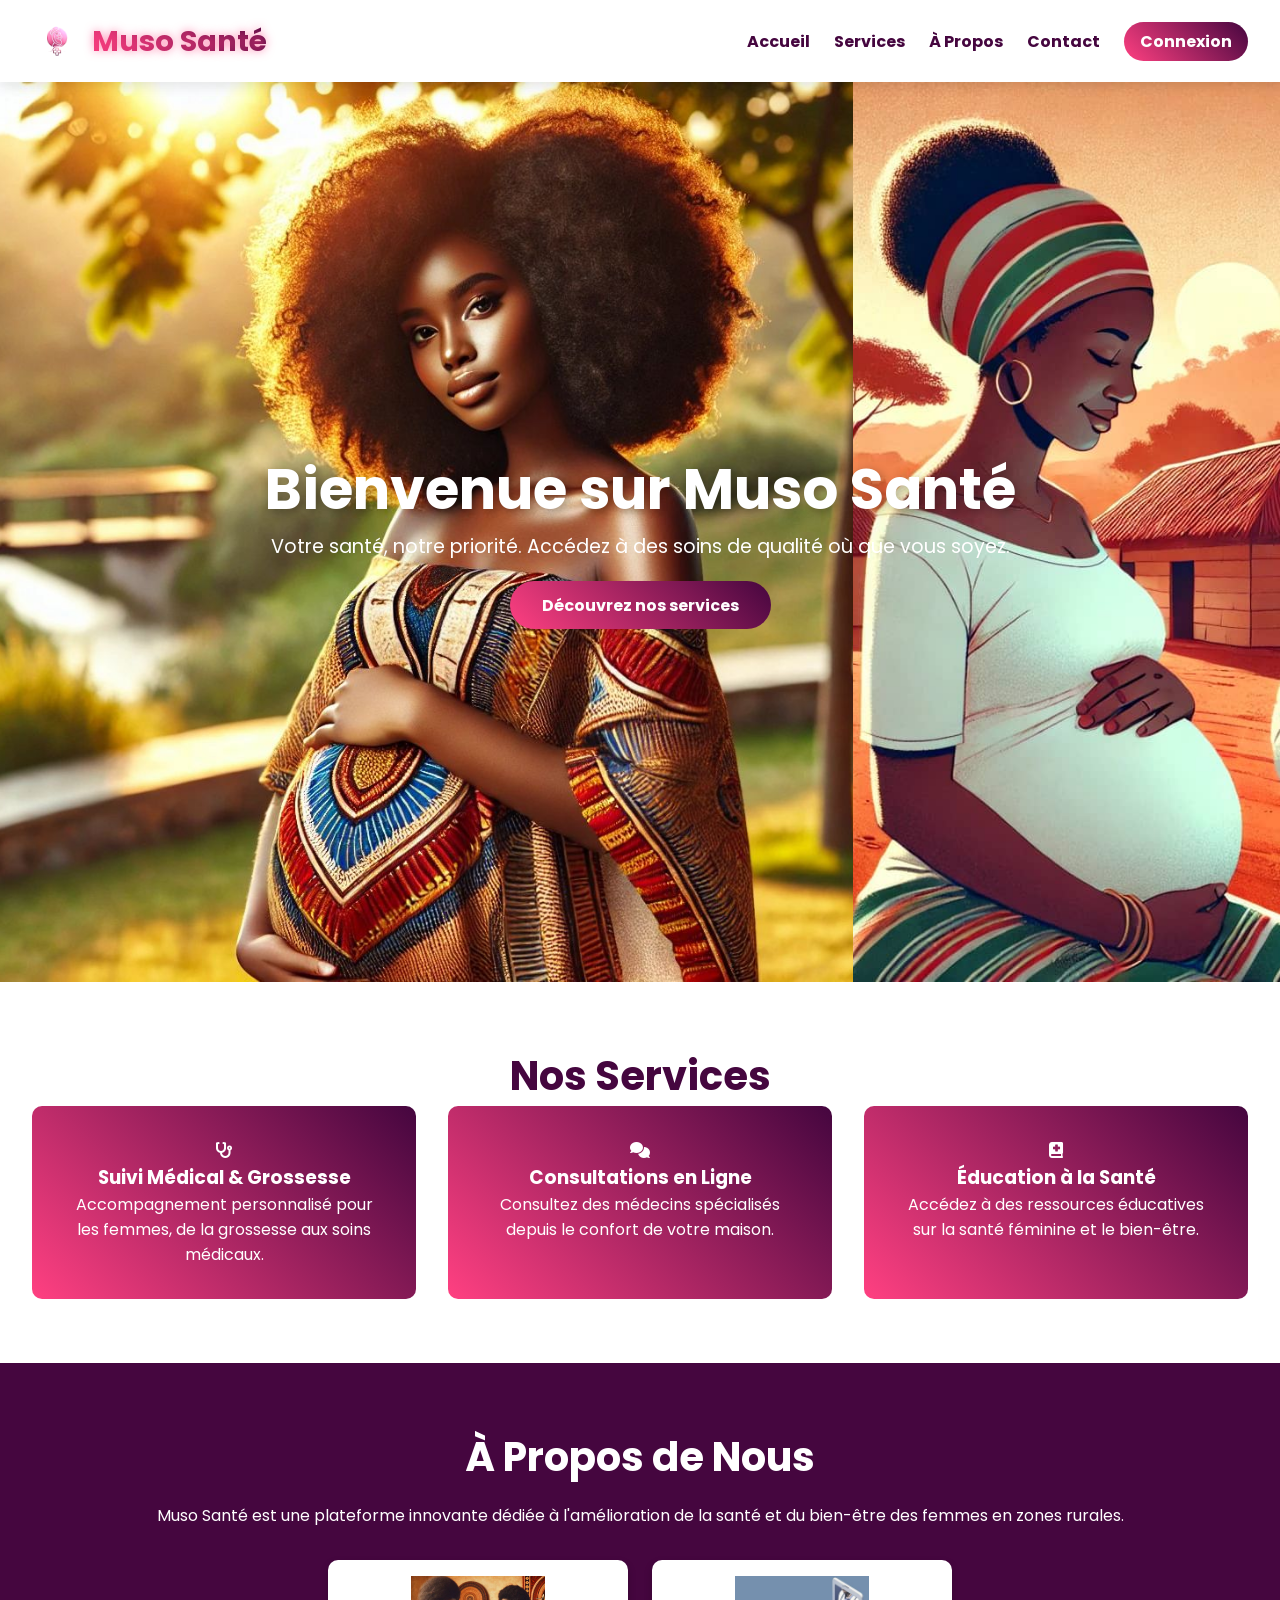
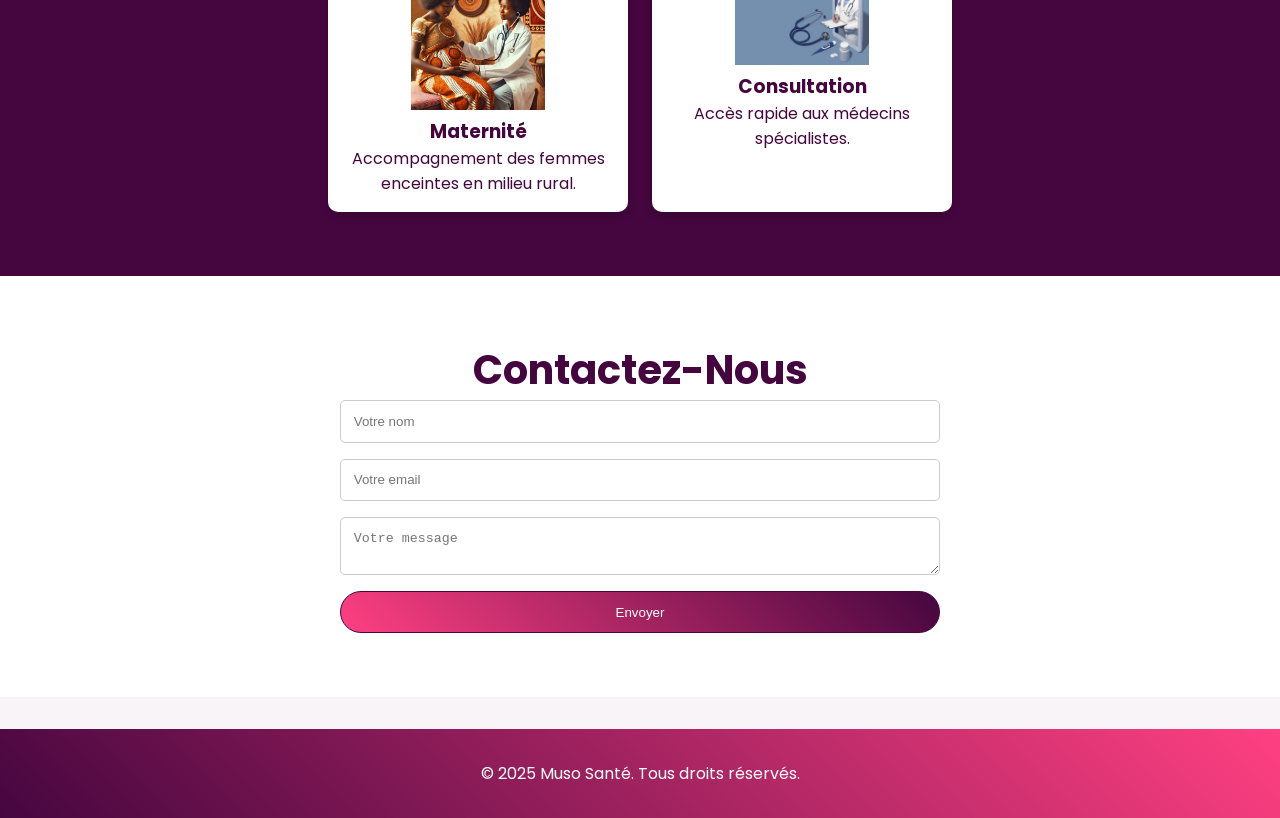
<file: index.html>
<!DOCTYPE html>
<html lang="fr">
<head>
    <meta charset="UTF-8">
    <meta name="viewport" content="width=device-width, initial-scale=1.0">
    <title>Muso Santé - Télémédecine Intelligente</title>
    <link rel="stylesheet" href="djeb.css">
    <link rel="stylesheet" href="https://cdnjs.cloudflare.com/ajax/libs/font-awesome/6.0.0/css/all.min.css">
    <link href="https://fonts.googleapis.com/css2?family=Poppins:wght@300;400;500;600;700&display=swap" rel="stylesheet">
</head>
<body>
    <!-- Header -->
    <header>
        <div class="logo">
            <img src="idee2/muso.JPEG.jpg" alt="Muso Santé">
            <span>Muso Santé</span>
        </div>
        <nav>
            <ul>
                <li><a href="#accueil">Accueil</a></li>
                <li><a href="#services">Services</a></li>
                <li><a href="#apropos">À Propos</a></li>
                <li><a href="#contact">Contact</a></li>
                <li><a href="connexion.html" class="login-button">Connexion</a></li>
            </ul>
        </nav>
    </header>

    <!-- Section Hero -->
    <section id="accueil" class="hero">
        <!-- Images qui défilent en arrière-plan -->
        <div class="scrolling-images">
            <div class="scrolling-images-container">
                <img src="idee2/neuw.jpg" alt="Image 1">
                <img src="idee2/ab.jpg" alt="Image 2">
                <img src="idee2/mere.jpg" alt="Image 3">
                <img src="idee2/S.jpg" alt="Image 3">
                <img src="idee2/a.jpg" alt="">
                <img src="idee2/LP.jpg" alt="Image 3">
                <img src="idee2/Z.jpg" alt="Image 3">
                <img src="idee2/Musoya.jpg" alt="Image 3">
                <img src="idee2/bn.jpg" alt="Image 3">
                <img src="idee2/EE.jpg" alt="Image 3">
                <img src="idee2/TT.jpg" alt="Image 3">
                <img src="idee2/AN.jpg" alt="Image 3">
                <img src="idee2/PP.jpg" alt="Image 3">
            </div>
        </div>

        <!-- Contenu principal -->
        <div class="hero-content">
            <h1>Bienvenue sur <span>Muso Santé</span></h1>
            <p>Votre santé, notre priorité. Accédez à des soins de qualité où que vous soyez.</p>
            <a href="#services" class="cta-button">Découvrez nos services</a>
        </div>

        <!-- Vague stylée -->
        <div class="hero-wave">
            <svg viewBox="0 0 500 150" preserveAspectRatio="none">
                <path d="M0,50 C150,150 350,-50 500,50 L500,150 L0,150 Z" 
                style="stroke: none; fill: #f4f4f9;"></path>
            </svg>
        </div>
    </section>

    <!-- Section Services -->
    <section id="services" class="services">
        <h2>Nos Services</h2>
        <div class="service-grid">
            <div class="service-card">
                <i class="fas fa-stethoscope"></i>
                <h3>Suivi Médical & Grossesse</h3>
                <p>Accompagnement personnalisé pour les femmes, de la grossesse aux soins médicaux.</p>
            </div>
            <div class="service-card">
                <i class="fas fa-comments"></i>
                <h3>Consultations en Ligne</h3>
                <p>Consultez des médecins spécialisés depuis le confort de votre maison.</p>
            </div>
            <div class="service-card">
                <i class="fas fa-book-medical"></i>
                <h3>Éducation à la Santé</h3>
                <p>Accédez à des ressources éducatives sur la santé féminine et le bien-être.</p>
            </div>
        </div>
    </section>

    <!-- Section À Propos -->
    <section id="apropos" class="apropos">
        <h2>À Propos de Nous</h2>
        <p>Muso Santé est une plateforme innovante dédiée à l'amélioration de la santé et du bien-être des femmes en zones rurales.</p>
        
        <div class="apropos-content">
            <div class="mission">
                <img src="idee2/consulatation.jpg" alt="Maternité">
                <h3>Maternité</h3>
                <p>Accompagnement des femmes enceintes en milieu rural.</p>
            </div>
            <div class="mission">
                <img src="idee2/woman.jpg" alt="Consultation">
                <h3>Consultation</h3>
                <p>Accès rapide aux médecins spécialistes.</p>
            </div>
        </div>
    </section>

    <!-- Section Contact -->
    <section id="contact" class="contact">
        <h2>Contactez-Nous</h2>
        <form>
            <input type="text" placeholder="Votre nom" required>
            <input type="email" placeholder="Votre email" required>
            <textarea placeholder="Votre message" required></textarea>
            <button type="submit">Envoyer</button>
        </form>
    </section>

    <!-- Footer -->
    <footer>
        <p>© 2025 Muso Santé. Tous droits réservés.</p>
    </footer>
</body>
</html>
</file>
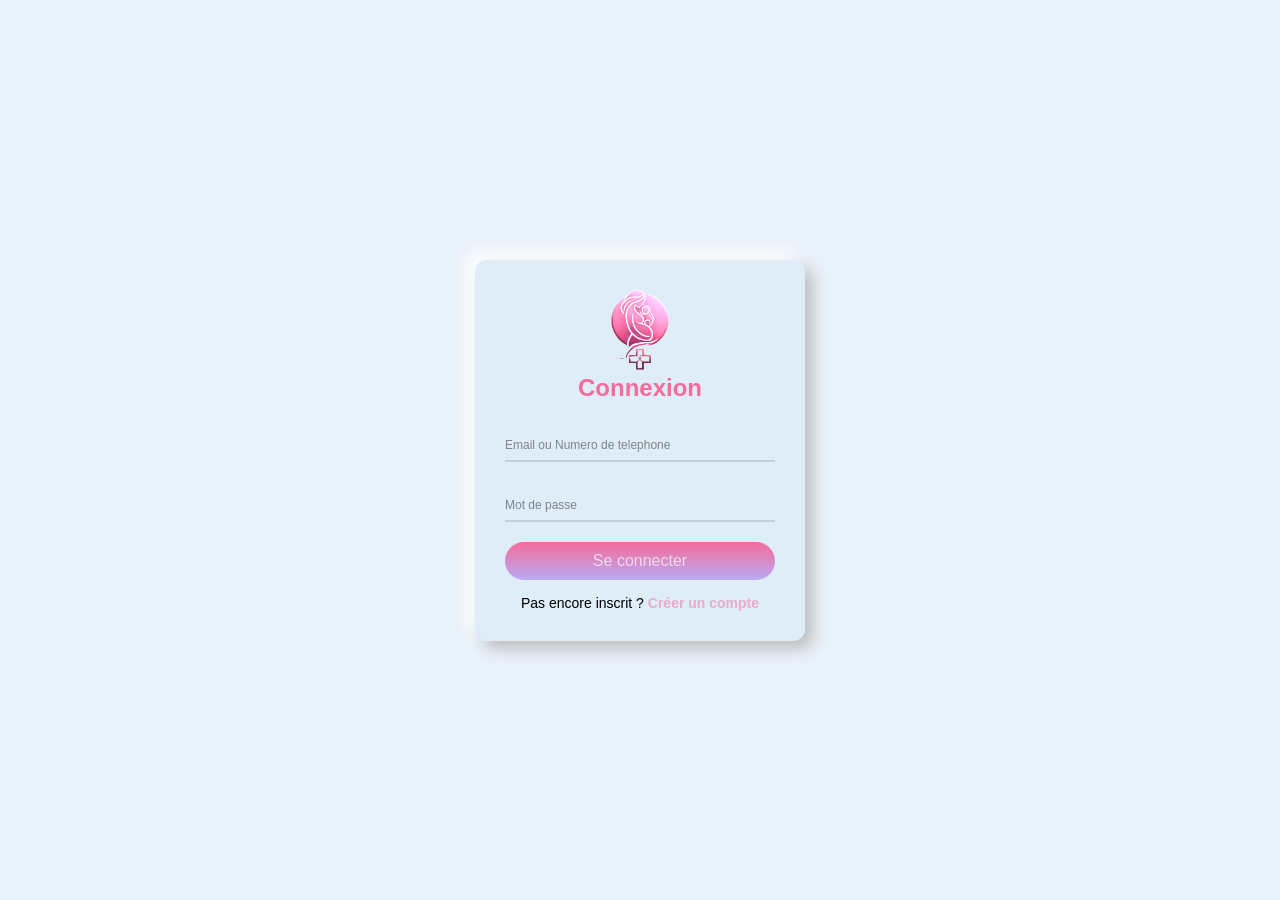
<file: connexion.html>
<!DOCTYPE html>
<html lang="fr">
<head>
    <meta charset="UTF-8">
    <meta name="viewport" content="width=device-width, initial-scale=1.0">
    <title>Connexion</title>
    <style>

* {
    margin: 0;
    padding: 0;
    box-sizing: border-box;
    font-family: 'Poppins', sans-serif;
}

body {
    display: flex;
    justify-content: center;
    align-items: center;
    height: 100vh;
    background:  #d8e9f78c;
}

.login-container {
    background: #d8e9f78c;
    padding: 30px;
    border-radius: 12px;
    
    text-align: center;
    width: 330px;
    animation: fadeIn 1s ease-in-out;
    box-shadow: 8px 8px 16px #bebebe,-8px -8px 16px #ffffff;
}
@keyframes fadeIn {
    from {
        opacity: 0;
        transform: translateY(-20px);
    }
    to {
        opacity: 1;
        transform: translateY(0);
    }
}

.login-container img{
    width: 58px;
    height: 80px;
}
h2 {
    margin-bottom: 20px;
    color: #f56b99;
}

.input-group {
    position: relative;
    margin-bottom: 20px;
}

.input-group input {
    width: 100%;
    padding: 10px;
    border: none;
    border-bottom: 2px solid #0a00001f;
    outline: none;
    background: transparent;
    font-size: 16px;
    transition: 0.3s ease;
}

.input-group label {
    position: absolute;
    left: 0;
    bottom: 10px;
    font-size: 12px;
    color: #04000071;
    transition: 0.3s ease;
    pointer-events: none;
}

.input-group input:focus,
.input-group input:valid {
    border-bottom-color: #cd4361;
}

.input-group input:focus + label,
.input-group input:valid + label {
    transform: translateY(-20px);
    font-size: 14px;
    color: #cd4361;
}

.button {
    width: 100%;
    padding: 10px;
    border: none;
    outline: none;
    background: linear-gradient(0deg, #8555f56e, #f56b99);
    color: rgba(255, 255, 255, 0.674);
    font-size: 16px;
    border-radius: 50px;
    cursor: pointer;
    transition: background 0.3s ease;
}

.button:hover {
    background: linear-gradient(0deg, #f56b99, #8555f56e);
}
.register-link {
    margin-top: 15px;
    font-size: 14px;
}

.register-link a {
    color: #f56b9980;
    text-decoration: none;
    font-weight: 600;
}

.register-link a:hover {
    text-decoration: underline;
    color:#8555f56e ;
}
a{
    color: transparent;

}
        
    </style>
</head>
<body>
    <div class="login-container">
        <form class="login-form">
            
                <img src="muso.png" alt="">
            
            <h2>Connexion</h2>
            <div class="input-group">
                <input type="tel" required>
                <label>Email ou Numero de telephone</label>
            </div>
            <div class="input-group">
                <input type="password" required>
                <label>Mot de passe</label>
            </div>
            <a href="djeb.html" ><div class="button">Se connecter</div></a>
            <p class="register-link">Pas encore inscrit ? <a href="inscription.html">Créer un compte</a></p>
        </form>
    </div>
</body>
</html>
</file>
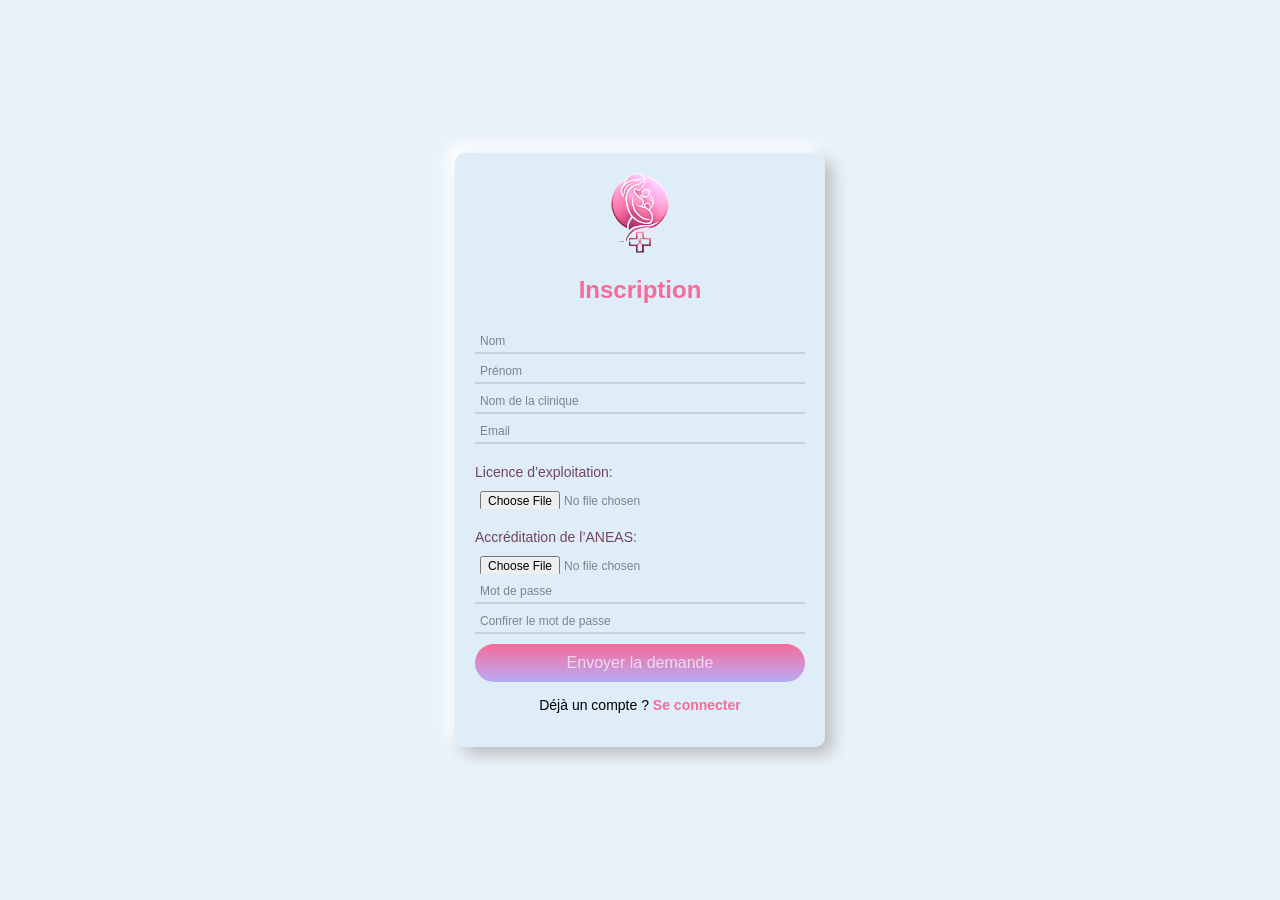
<file: inscription_clinique.html>
<!DOCTYPE html>
<html lang="fr">
<head>
    <meta charset="UTF-8">
    <meta name="viewport" content="width=device-width, initial-scale=1.0">
    <title>Formulaire Clinique</title>
    <style>
        body {
            font-family: Arial, sans-serif;
            background:  #d8e9f78c;
            display: flex;
            justify-content: center;
            align-items: center;
            height: 100vh;
            margin: 0;
        }


        .form-container {
            background:  #d8e9f78c;
    padding: 20px;
    border-radius: 10px;
    box-shadow: 8px 8px 16px #bebebe,-8px -8px 16px #ffffff;
    text-align: center;
    width: 330px;
    animation: fadeIn 1s ease-in-out;
        }
        h2 {
    margin-bottom: 20px;
    color: #f56b99;
}
        .form-container img{
    width: 58px;
    height: 80px;
 
}
        @keyframes fadeIn {
    from {
        opacity: 0;
        transform: translateY(-20px);
    }
    to {
        opacity: 1;
        transform: translateY(0);
    }
}

        form {
            display: flex;
            flex-direction: column;
        }

        form label {
            margin-top: 20px;
            color:#450218b5;
            font-size: 14px;
            display: flex;
        }

        form .input {
            background-color: transparent;
            border: none;
            height: 13px;
            border-bottom: 2px solid #0a00001f;
            padding: 5px 5px;
            margin-top: 5px;
            color: #04000071;
            font-size: 12px;
            outline: none;
        }

        form .input::placeholder {
            color:  #04000071;
        }
        form .file {
            background-color: transparent;
            border: none;
            height: 13px;
            padding: 5px 5px;
            margin-top: 6px;
            color: #04000071;
            font-size: 12px;
            outline: none;
        }

        form .file::placeholder {
            color:  #04000071;
        }

        button {
    width: 100%;
    padding: 10px;
    margin-top: 10px;
    border: none;
    outline: none;
    background: linear-gradient(0deg, #8555f56e, #f56b99);
    color: rgba(255, 255, 255, 0.674);
    font-size: 16px;
    border-radius: 50px;
    cursor: pointer;
    transition: background 0.3s ease;
}

button:hover {
    background: linear-gradient(0deg, #f56b99, #8555f56e);
}
        #waitingMessage {
            margin-top: 20px;
            font-size: 18px;
            text-align: center;
        }

        .hidden {
            display: none;
        }

        p {
    margin-top: 15px;
    font-size: 14px;
}

p a {
    color: #f56b99;
    text-decoration: none;
    font-weight: 600;
}

p a:hover {
    text-decoration: underline;
}
.ok{width: 100px;
    padding: 10px;
    margin-top: 10px;
    border: none;
    outline: none;
    background:#d8e9f78c;
    color: rgba(21, 1, 1, 0.674);
    font-size: 16px;
    border-radius: 50px;
    cursor: pointer;
    transition: background 0.3s ease;
    box-shadow: 8px 8px 16px #bebebe,-8px -8px 16px #ffffff;
}

ok:hover {
    background: #d8e9f78c;
    box-shadow: 8px 8px 16px #bebebe,-8px -8px 16px #ffffff;
}
    
a {
color: transparent;
}
    </style>
</head>
<body>

<div class="form-container">
    <img src="muso.png" alt="">
    <form id="clinicForm">
        <h2>Inscription</h2>
       
        <input class="input" type="text" id="nom" name="nom" placeholder="Nom" required>

       
        <input class="input" type="text" id="prenom" name="prenom" placeholder="Prénom" required>

    
        <input class="input" type="text" id="clinique" name="clinique" placeholder="Nom de la clinique" required>

        
        <input class="input" type="email" id="email" name="email" placeholder="Email" required>

        <label for="document1">Licence d’exploitation:</label>
        <input class="file" type="file" id="document1" name="document1">

        <label for="document2">Accréditation de l’ANEAS:</label>
        <input class="file" type="file" id="document2" name="document2">

        
        <input class="input" type="password" id="telephone" name="telephone" placeholder="Mot de passe">
        <input class="input" type="password" id="telephone" name="telephone" placeholder="Confirer le mot de passe">

        <a href="djeb.html"><button type="submit">Envoyer la demande</button></a>
        <p>Déjà un compte ? <a href="connexion.html">Se connecter</a></p>
    </form>

    <div id="waitingMessage" class="hidden">
        Merci ! Votre demande est en cours de traitement...
        <a href="djeb.html"><div class="ok">OK</div></a>
    </div>
</div>

<script>
    const form = document.getElementById('clinicForm');
    const waitingMessage = document.getElementById('waitingMessage');

    form.addEventListener('submit', function(event) {
        event.preventDefault(); // Empêche l'envoi réel
        form.style.display = 'none';
        waitingMessage.classList.remove('hidden');

        // Simulation du traitement
        setTimeout(() => {
            alert('Votre demande a été accepter');
            // Remettre le formulaire visible si nécessaire
            // form.style.display = 'block';
            // waitingMessage.classList.add('hidden');
        }, 9000);
    });
</script>

</body>
</html>
</file>
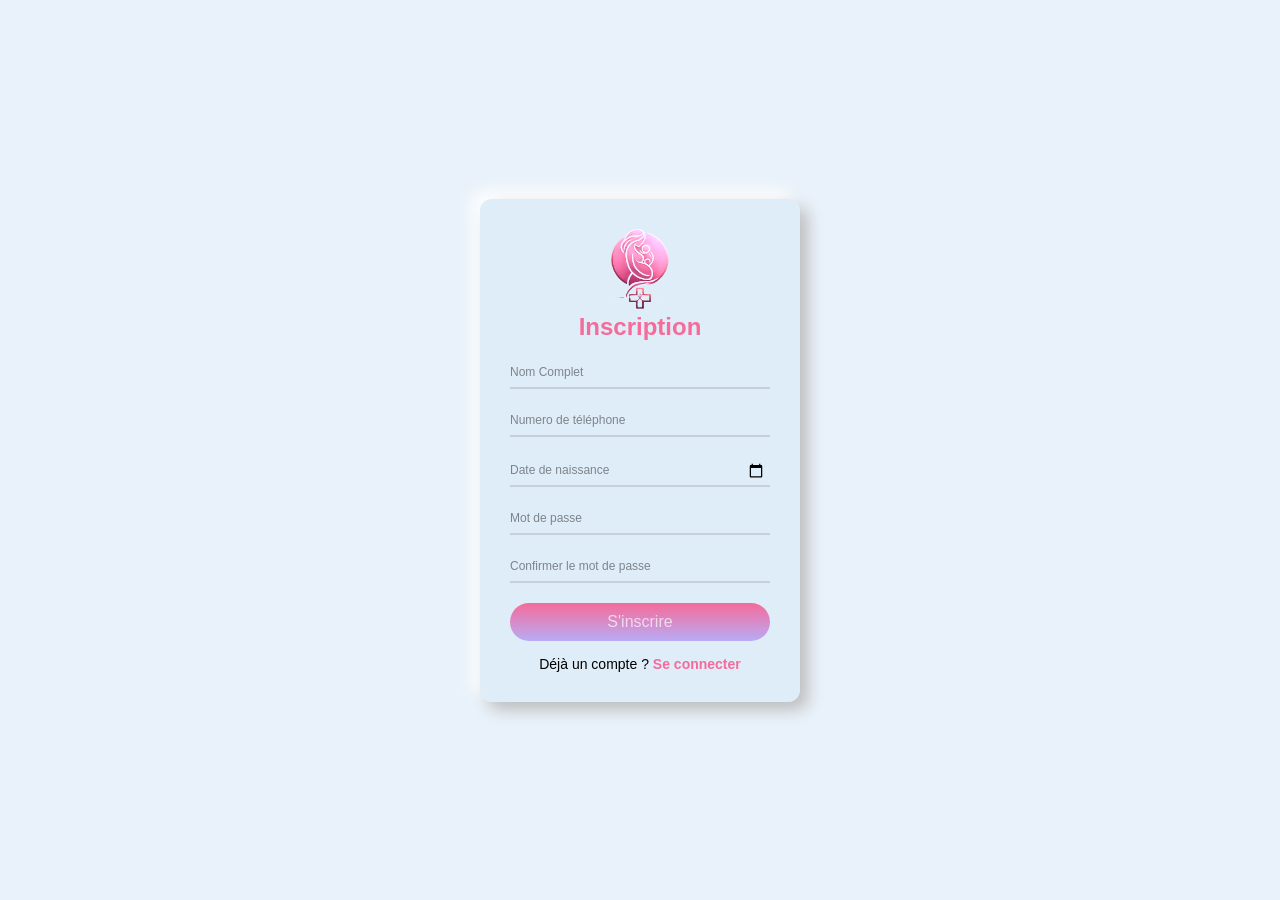
<file: inscription_patient.html>
<!DOCTYPE html>
<html lang="en">
<head>
    <meta charset="UTF-8">
    <meta name="viewport" content="width=device-width, initial-scale=1.0">
    <title>inscription</title>

    <style>

* {
    margin: 0;
    padding: 0;
    box-sizing: border-box;
    font-family: 'Poppins', sans-serif;
}

body {
    display: flex;
    justify-content: center;
    align-items: center;
    height: 100vh;
    background:  #d8e9f78c;
}

.container {
    background: #d8e9f78c;
    padding: 30px;
    border-radius: 12px; 
    text-align: center;
    width: 320px;
    animation: fadeIn 1s ease-in-out;
    box-shadow: 8px 8px 16px #bebebe,-8px -8px 16px #ffffff;
}
@keyframes fadeIn {
    from {
        opacity: 0;
        transform: translateY(-20px);
    }
    to {
        opacity: 1;
        transform: translateY(0);
    }
}

.container img{
    width: 58px;
    height: 80px;
 
}
h2 {
    margin-bottom: 20px;
    color: #f56b99;
}

.input-group {
    position: relative;
    margin-bottom: 20px;
}

.input-group input {
    width: 100%;
    padding: 4px;
    border: none;
    border-bottom: 2px solid #0a00001f;
    outline: none;
    background: transparent;
    font-size: 16px;
    transition: 0.3s ease;
}

.input-group label {
    position: absolute;
    left: 0;
    bottom: 10px;
    font-size: 12px;
    color: #04000071;
    transition: 0.3s ease;
    pointer-events: none;
}

.input-group input:focus,
.input-group input:valid {
    border-bottom-color: #cd4361;
}

.input-group input:focus + label,
.input-group input:valid + label {
    transform: translateY(-20px);
    font-size: 14px;
    color: #cd4361;
}

input[type="date"] {
  color: transparent; /* Rend le texte invisible */
}

input[type="date"]::placeholder {
  color: #ccc; /* Optionnel : pour la couleur du placeholder si nécessaire */
}

input[type="date"]:focus {
  color: black; /* Remet la couleur du texte si tu veux qu'il réapparaisse au focus */
}

.button {
    width: 100%;
    padding: 10px;
    border: none;
    outline: none;
    background: linear-gradient(0deg, #8555f56e, #f56b99);
    color: rgba(255, 255, 255, 0.674);
    font-size: 16px;
    border-radius: 50px;
    cursor: pointer;
    transition: background 0.3s ease;
}

.button:hover {
    background: linear-gradient(0deg, #f56b99, #8555f56e);
}
a{
    color: transparent;

}
p {
    margin-top: 15px;
    font-size: 14px;
}

p a {
    color: #f56b99;
    text-decoration: none;
    font-weight: 600;
}

p a:hover {
    text-decoration: underline;
}

    </style>
</head>
<body>
    <div class="container">
        <form class="form">
            <img src="muso.png" alt="">
            <h2>Inscription</h2>
            <div class="input-group">
                <input type="text" required>
                <label>Nom Complet</label>
            </div>
            <div class="input-group">
                <input type="tel"required>
                <label>Numero de téléphone</label>
            </div>
            <div class="input-group">
                <input type="date" required>
                <label>Date de naissance</label>
            </div>
            <div class="input-group">
                <input type="password" required>
                <label>Mot de passe</label>
            </div>
            <div class="input-group">
                <input type="password" required>
                <label>Confirmer le mot de passe</label>
            </div>
            
            <a href="djeb.html" ><div class="button">S'inscrire</div></a>
            <p>Déjà un compte ? <a href="connexion.html">Se connecter</a></p>
        </form>
    </div>

</body>
</html>
</file>
<file: djeb.css>
/* Reset CSS */
* {
    margin: 0;
    padding: 0;
    box-sizing: border-box;
    scroll-behavior: smooth;
}

body {
    font-family: 'Poppins', sans-serif;
    background-color: #f9f4f8; /* Fond doux */
    color: #333;
}

/* HEADER */
header {
    background-color: #fff;
    padding: 1rem 2rem;
    display: flex;
    justify-content: space-between;
    align-items: center;
    position: sticky;
    top: 0;
    z-index: 1000;
    box-shadow: 0 4px 12px rgba(0, 0, 0, 0.1);
}

header .logo {
    display: flex;
    align-items: center;
}

header .logo img {
    height: 50px;
    margin-right: 10px;
}

/* Effet FLASHY sur "Muso Santé" */
header .logo span {
    font-size: 1.8rem;
    font-weight: bold;
    background: linear-gradient(45deg, #ff4081, #45063f);
    -webkit-background-clip: text;
    -webkit-text-fill-color: transparent;
    text-shadow: 0px 0px 10px rgba(255, 64, 129, 0.6);
    transition: all 0.3s ease;
}

header .logo span:hover {
    transform: scale(1.1);
}

/* NAVIGATION */
nav ul {
    list-style: none;
    display: flex;
    gap: 1.5rem;
}

nav ul li a {
    color: #45063f;
    text-decoration: none;
    font-weight: bold;
    transition: color 0.3s ease;
}

nav ul li a:hover {
    color: #ff4081;
}

.login-button {
    background: linear-gradient(45deg, #ff4081, #45063f);
    color: white;
    padding: 0.5rem 1rem;
    border-radius: 25px;
    text-decoration: none;
    transition: all 0.3s ease;
}

.login-button:hover {
    transform: scale(1.1);
}

/* HERO SECTION */
.hero {
    position: relative;
    height: 100vh;
    display: flex;
    justify-content: center;
    align-items: center;
    text-align: center;
    color: white;
}

/* Scrolling Images Background */
.scrolling-images {
    position: absolute;
    top: 0;
    left: 0;
    width: 100%;
    height: 100%;
    z-index: -1;
    overflow: hidden;
}

.scrolling-images-container {
    display: flex;
    width: 200%; /* Adjusted for 3 images */
    height: 100%;
    animation: scroll 20s linear infinite; /* Slower animation */
}

.scrolling-images-container img {
    width: 33.33%;
    height: 100%;
    object-fit: cover;
}

/* Animation */
@keyframes scroll {
    0% { transform: translateX(0); }
    100% { transform: translateX(-300.66%); } /* Adjusted to scroll 3 images */
}

/* Contenu Hero */
.hero-content h1 {
    font-size: 3.5rem;
    font-weight: bold;
    text-shadow: 3px 3px 10px rgba(0, 0, 0, 0.3);
}

.hero-content p {
    font-size: 1.2rem;
    margin-bottom: 2rem;
}

/* Bouton Call-To-Action */
.cta-button {
    background: linear-gradient(45deg, #ff4081, #45063f);
    color: white;
    padding: 0.8rem 2rem;
    text-decoration: none;
    border-radius: 25px;
    font-weight: bold;
    transition: all 0.3s ease;
}

.cta-button:hover {
    transform: scale(1.1);
}

/* SERVICES */
.services {
    padding: 4rem 2rem;
    text-align: center;
    background-color: #fff;
}

.services h2 {
    font-size: 2.5rem;
    color: #45063f;
}

.service-grid {
    display: grid;
    grid-template-columns: repeat(auto-fit, minmax(250px, 1fr));
    gap: 2rem;
}

.service-card {
    background: linear-gradient(45deg, #ff4081, #45063f);
    color: white;
    padding: 2rem;
    border-radius: 10px;
    transition: transform 0.3s ease, box-shadow 0.3s ease;
}

.service-card:hover {
    transform: translateY(-10px);
    box-shadow: 0 8px 16px rgba(0, 0, 0, 0.3);
}

/* SECTION "À PROPOS" AVEC IMAGES */
.apropos {
    padding: 4rem 2rem;
    text-align: center;
    background-color: #45063f;
    color: white;
}

.apropos h2 {
    font-size: 2.5rem;
    margin-bottom: 1rem;
}

.apropos-content {
    display: flex;
    flex-wrap: wrap;
    justify-content: center;
    gap: 1.5rem;
    margin-top: 2rem;
}

.apropos-content .mission {
    background: white;
    color: #45063f;
    padding: 1rem;
    border-radius: 10px;
    max-width: 300px;
    text-align: center;
    box-shadow: 0 4px 8px rgba(0, 0, 0, 0.2);
    transition: transform 0.3s ease, box-shadow 0.3s ease;
}

.apropos-content .mission:hover {
    transform: scale(1.05);
    box-shadow: 0 8px 16px rgba(0, 0, 0, 0.3);
}

.apropos-content .mission img {
    width:  50%;
    height: auto;
    border-radius: px;
}

/* CONTACT */
.contact {
    padding: 4rem 2rem;
    text-align: center;
    background-color: #fff;
}

.contact h2 {
    font-size: 2.5rem;
    color: #45063f;
}

.contact form {
    max-width: 600px;
    margin: 0 auto;
    display: flex;
    flex-direction: column;
    gap: 1rem;
}

.contact input, .contact textarea {
    padding: 0.8rem;
    border-radius: 5px;
    border: 1px solid #ccc;
}

.contact button {
    background: linear-gradient(45deg, #ff4081, #45063f);
    color: white;
    border: 1px solid  #45063f ;
    padding: 0.8rem 2rem;
    border-radius: 25px;
    transition: transform 0.3s ease;
}

.contact button:hover {
    transform: scale(1.1);
}

/* FOOTER */
footer {
    background: linear-gradient(45deg, #45063f, #ff4081);
    color: white;
    padding: 2rem;
    text-align: center;
    margin-top: 2rem;
}

/* Responsive Design */
@media (max-width: 768px) {
    header {
        flex-direction: column;
        padding: 1rem;
    }

    nav ul {
        flex-direction: column;
        gap: 0.5rem;
    }

    .hero-content h1 {
        font-size: 2.5rem;
    }

    .service-grid {
        grid-template-columns: 1fr;
    }

    .apropos-content {
        flex-direction: column;
        align-items: center;
    }
}
</file>
